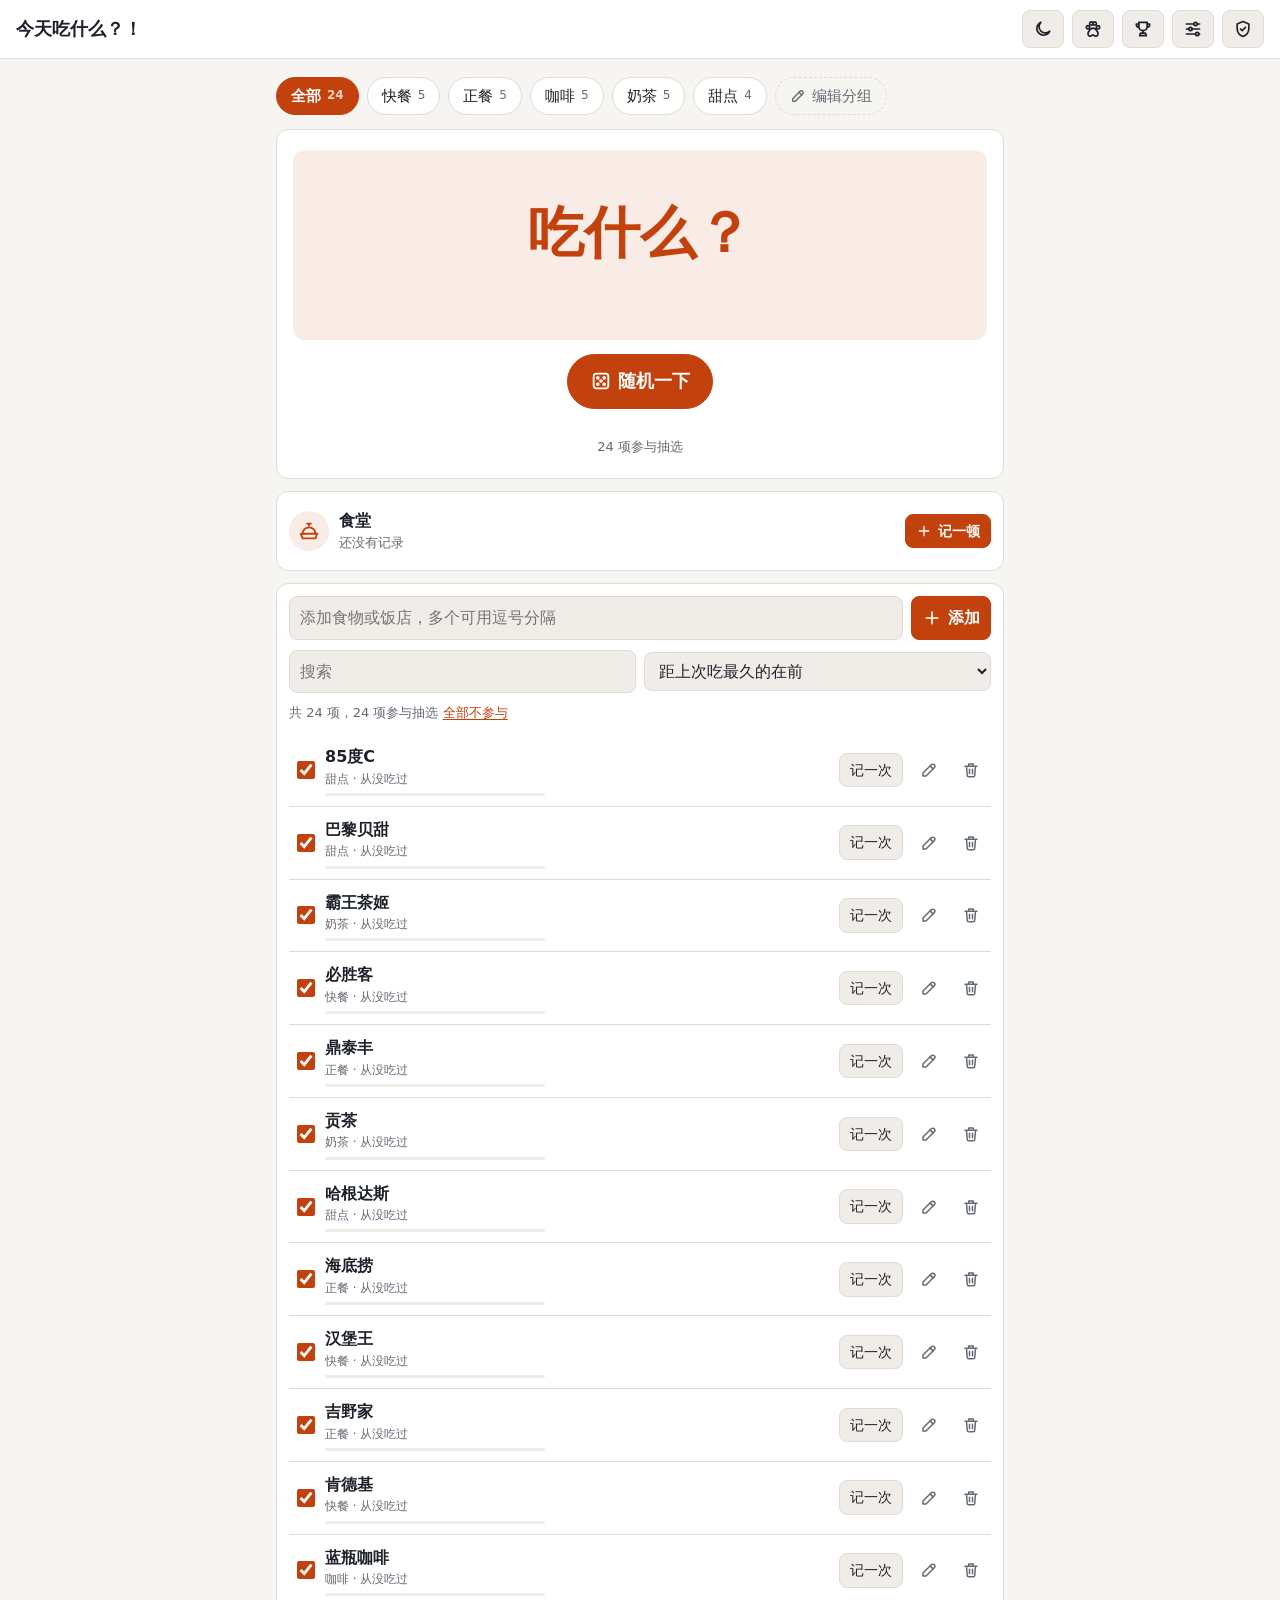
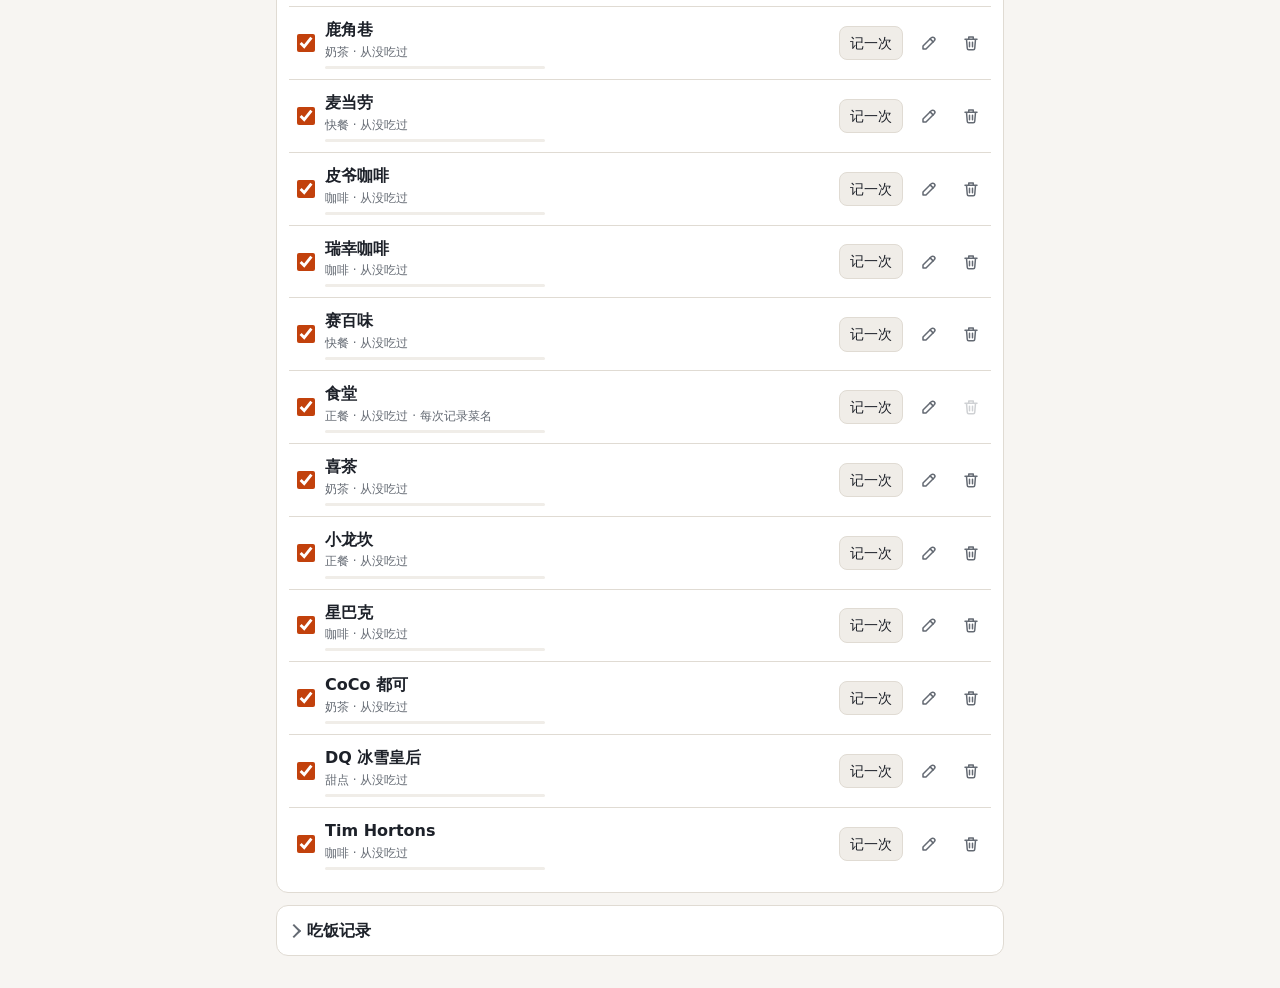
<file: index.html>
<!doctype html>
<html lang="zh-CN" data-theme="dark">
<head>
<meta charset="utf-8">
<script async src="https://www.googletagmanager.com/gtag/js?id=G-J1X3RL70SB"></script>
<script>
  window.dataLayer = window.dataLayer || [];
  function gtag(){dataLayer.push(arguments);}
  gtag('js', new Date());

  gtag('config', 'G-J1X3RL70SB');
</script>
<meta name="viewport" content="width=device-width, initial-scale=1, viewport-fit=cover">
<meta name="theme-color" content="#1b1e23">
<meta name="msvalidate.01" content="900BFBEC9CA24BE1B56B696EF1CE3B2E" />
<meta name="description" content="随机选择吃什么，记录每顿饭和评分，按次数和时间统计。数据只保存在本地浏览器。">
<title>今天吃什么？！</title>
<script>try{var t=JSON.parse(localStorage.getItem('ew.theme'));if(t==='light'||t==='dark')document.documentElement.dataset.theme=t}catch(e){}</script>
<link rel="manifest" href="manifest.webmanifest">
<link rel="icon" href="icons/favicon.svg" type="image/svg+xml">
<link rel="apple-touch-icon" href="icons/icon-180.png">
<meta name="mobile-web-app-capable" content="yes">
<meta name="apple-mobile-web-app-capable" content="yes">
<meta name="apple-mobile-web-app-title" content="今天吃什么">
<meta name="apple-mobile-web-app-status-bar-style" content="default">
<link rel="stylesheet" href="css/base.css">
<link rel="stylesheet" href="css/pages.css">
</head>
<body>
<header class="bar">
  <h1><a href="https://github.com/CyberZHG/EatWhat" target="_blank" rel="noopener" title="在 GitHub 上查看源代码">今天吃什么？！</a></h1>
  <div class="actions">
    <button id="themeBtn" type="button" class="icon-btn"></button>
    <button type="button" class="icon-btn" data-page="pet" data-icon="paw" title="宠物" aria-label="宠物"></button>
    <button type="button" class="icon-btn" data-page="achievements" data-icon="trophy" title="统计与成就" aria-label="统计与成就"></button>
    <button type="button" class="icon-btn" data-page="settings" data-icon="sliders" title="设置" aria-label="设置"></button>
    <button id="aboutBtn" type="button" class="icon-btn" data-icon="shield" title="免责声明" aria-label="免责声明"></button>
  </div>
</header>
<main>
  <nav id="groupBar" class="chips" aria-label="分组"></nav>
  <section class="panel picker">
    <div id="pickBox" class="pick-box">
      <div id="pickHint" class="pick-hint"></div>
      <div id="pickName" class="pick-name">吃什么？</div>
      <div id="pickMeta" class="pick-meta"></div>
    </div>
    <div class="row center">
      <button id="spinBtn" type="button" class="primary big"><span data-icon="dice"></span><span id="spinLabel">随机一下</span></button>
      <button id="acceptBtn" type="button" class="big" hidden><span data-icon="check"></span>就吃它</button>
    </div>
    <div class="row center">
      <button id="pickShareBtn" type="button" class="ghost" hidden><span data-icon="share"></span>晒一下</button>
      <button id="skipBtn" type="button" class="ghost" hidden><span data-icon="ban"></span>今天不想吃这个</button>
      <label id="coolWrap" class="ghost-select" hidden><span data-icon="hourglass"></span><select id="coolSel" aria-label="冷却期"></select></label>
    </div>
    <div id="poolInfo" class="hint center-text"></div>
  </section>

  <section id="ratePanel" class="panel rate-panel" aria-label="评价" hidden></section>

  <section id="canteenPanel" class="panel" aria-label="食堂快记" hidden>
    <div id="canteenList" class="canteen-list"></div>
  </section>

  <section class="panel">
    <form id="addForm" class="row">
      <input id="addInput" placeholder="添加食物或饭店，多个可用逗号分隔" autocomplete="off" maxlength="200">
      <button type="submit" class="primary"><span data-icon="plus"></span>添加</button>
    </form>
    <div class="row">
      <input id="searchInput" type="search" placeholder="搜索" autocomplete="off">
      <select id="sortSel" title="排序方式"></select>
    </div>
    <div id="listInfo" class="hint"></div>
    <ul id="itemList" class="items"></ul>
  </section>

  <details class="panel fold" data-fold="history">
    <summary>吃饭记录<span id="histCount" class="sum-count"></span></summary>
    <div class="body">
      <ol id="histList" class="hist"></ol>
      <div id="histEmpty" class="hint">还没有记录。抽到喜欢的点“就吃它”，或在列表里点“记一次”。</div>
      <button id="histMore" type="button" hidden>显示更多</button>
    </div>
  </details>
</main>

<section id="achvPage" class="page" hidden>
  <header class="bar">
    <div class="actions">
      <button type="button" class="icon-btn" data-close data-icon="back" title="返回" aria-label="返回"></button>
      <h1>统计与成就</h1>
    </div>
    <div class="actions">
      <span id="achvCount" class="count"></span>
      <button id="shareBtn" type="button" class="icon-btn" data-icon="share" title="生成分享卡片" aria-label="生成分享卡片"></button>
    </div>
  </header>
  <div class="page-body">
    <nav id="statScope" class="chips" aria-label="统计范围"></nav>
    <h2 id="statTitle">统计</h2>
    <div id="statGrid" class="stat-grid"></div>
    <h2>吃饭日历</h2>
    <div id="heatmap" class="panel"></div>
    <div id="rankBox"></div>
    <div id="achvList"></div>
  </div>
</section>

<section id="petPage" class="page" hidden>
  <header class="bar">
    <div class="actions">
      <button type="button" class="icon-btn" data-close data-icon="back" title="返回" aria-label="返回"></button>
      <h1>宠物</h1>
    </div>
    <div class="actions">
      <span id="petAchvCount" class="count"></span>
      <span id="petMini" class="pet-mini" hidden>
        <span class="mini-num"><b id="petMiniKcal"></b><small id="petMiniRate"></small></span>
        <button id="petMiniFeed" type="button" class="primary">喂一口</button>
      </span>
    </div>
  </header>
  <div class="page-body pet-body">
    <div id="petNote" class="panel pet-note" hidden>
      <span id="petNoteText" class="grow"></span>
      <button id="petNoteClose" type="button" class="icon-btn small" data-icon="close" title="关闭" aria-label="关闭"></button>
    </div>
    <section class="panel pet-card">
      <div id="petArt" class="pet-art" role="button" aria-label="喂一口"></div>
      <div class="pet-info">
        <div class="row pet-title">
          <button id="petName" type="button" class="link pet-name" title="改名"></button>
          <span id="petLevel" class="pet-level"></span>
        </div>
        <div id="petSpeciesName" class="hint"></div>
        <div class="bar-track"><div id="petExpFill" class="bar-fill"></div></div>
        <div id="petExp" class="hint"></div>
        <div id="petMood" class="hint"></div>
        <div id="petMeals" class="hint"></div>
      </div>
    </section>
    <section class="panel pet-kcal">
      <div class="pet-kcal-num"><span id="petKcal">0</span><span class="unit">卡</span></div>
      <div id="petRate" class="hint"></div>
      <button id="petFeed" type="button" class="primary big">喂一口<span id="petFeedVal" class="feed-val"></span></button>
      <div id="petDebt" class="hint err-text" hidden></div>
      <div id="petNumFmt" class="num-fmt" role="group" aria-label="数字显示方式">
        <button type="button" class="link-chip" data-fmt="cn">万、亿</button>
        <button type="button" class="link-chip" data-fmt="sci">科学计数</button>
      </div>
    </section>
    <section id="petOrder" class="panel pet-order" aria-label="订单"></section>
    <section id="petAuto" class="panel pet-auto" hidden>
      <div class="auto-title">自动化</div>
      <div class="auto-grid">
        <label class="check" data-skill="a1"><input type="checkbox" data-auto="foods">自动买食物</label>
        <label class="check" data-skill="a2"><input type="checkbox" data-auto="ups">自动买升级</label>
        <label class="check" data-skill="a3"><input type="checkbox" data-auto="prestige">自动重开</label>
        <label class="check" data-skill="a4"><input type="checkbox" data-auto="swap">自动换宠物</label>
      </div>
      <div class="grid">
        <label data-skill="a1"><span>保留热量</span><select id="petAutoKeep"></select></label>
        <label data-skill="a3"><span>自动重开条件</span><select id="petAutoRatio"></select></label>
      </div>
      <ul id="petAutoLog" class="auto-log"></ul>
    </section>
    <details class="panel fold" data-fold="petHelp">
      <summary>规则说明</summary>
      <div class="body hint pet-help">
        <p>热量由食物持续产出，喂一口也能获得。热量用来买食物和升级。</p>
        <p>只在打开本页时计时。离开本页后停止，再次打开时结算离开期间的产出，最多按一周计算，不含饭点加成。</p>
        <p>在主页记录一顿饭，且记录时间与吃饭时间相差不超过 2 小时，宠物获得 1 点经验和相当于 10 分钟产出的热量（至少 100 卡）。每天最多 3 次。补记的饭、同一地点同一分钟的重复记录不计入。删除获得过奖励的记录会扣回奖励。</p>
        <p>订单：宠物会从菜单里挑一个想吃的。24 小时内在主页真实地吃一次并记录，获得相当于 1 小时产出的热量。不想吃可以拒绝，1 小时后出现新订单。</p>
        <p>图鉴：菜单里吃过的每一项算一张地点卡，食堂记过的每道菜算一张菜谱卡。吃的次数越多卡的等级越高，加成越大。一个分组至少 3 项且每项都吃过，额外 +10%。图鉴只体现在加成里。</p>
        <p class="row"><button id="petResetBtn" type="button" class="danger">重置宠物</button><span>只清空宠物的进度，不影响吃饭记录。</span></p>
        <p data-layer="prestige">重开：本轮累计热量达到 1,000 亿卡后可以重开。热量、食物和升级清零，换取胃口点数，数量是本轮累计热量除以 1,000 亿后开立方。胃口提高产出，也可以用来买天赋。</p>
        <p data-layer="swap">换宠物：胃口达到要求后可以换一只新宠物，每种宠物有不同的特性。旧宠物进入相册，相册提供永久加成。每换一次，下一次的要求提高到 1.6 倍。</p>
        <p data-layer="move">搬家：相册里的胃口累计达到 2,000 点后可以搬家。相册越大，获得的见识越多，但增长逐渐变慢。每点见识使产出 +25%，也可以用来学技能，包括自动化。每座城市有一条规则，持续到下一次搬家。</p>
        <p>喂一口：每口获得固定热量，再加上当前每秒产出的 10%。顺手加餐每级再加 5%。</p>
        <p>等级、图鉴、主页成就、最近的评分、宠物成就和胃口都会提高产出，详见下方加成。游戏数据只保存在本设备，不参与备份和同步。</p>
      </div>
    </details>
    <details class="panel fold" data-fold="petBonus">
      <summary>加成<span id="petBonusTotal" class="sum-count"></span></summary>
      <div class="body"><ul id="petBonus" class="ranks bonus-list"></ul></div>
    </details>
    <h2>食物</h2>
    <div id="petBuy" class="chips buy-chips">
      <button type="button" class="chip" data-buy="1">买 1</button>
      <button type="button" class="chip" data-buy="10">买 10</button>
      <button type="button" class="chip" data-buy="max">买最多</button>
    </div>
    <div id="petFoods" class="panel food-list"></div>
    <h2>升级</h2>
    <div class="row up-tools">
      <div id="petUpSort" class="chips buy-chips">
        <button type="button" class="chip" data-sort="value">按性价比</button>
        <button type="button" class="chip" data-sort="cost">按价格</button>
      </div>
      <button id="petBuyAll" type="button" class="push-right">买下所有买得起的</button>
    </div>
    <div id="petUps" class="up-grid"></div>
    <div id="petUpsMore" class="hint" hidden></div>
    <div id="petUpsEmpty" class="hint">暂时没有可买的升级。食物数量和累计热量达到一定值后会出现新的升级。</div>
    <div data-layer="prestige">
    <h2>重开</h2>
    <section class="panel prestige">
      <div id="petRunTotal" class="hint"></div>
      <div id="petPrestigeGain"></div>
      <div class="row"><button id="petPrestigeBtn" type="button" class="primary">重开</button></div>
      <div class="hint">重开会清零热量、食物和升级。等级、经验、成就、图鉴、订单记录和已买的天赋保留。</div>
    </section>
    <div id="petPoints" class="hint perk-points"></div>
    <div id="petPerks" class="up-grid"></div>
    </div>
    <div data-layer="swap">
    <h2>换一只宠物</h2>
    <section class="panel swap">
      <div id="petSwapInfo" class="hint"></div>
      <div id="petSpecies" class="species-grid"></div>
      <div class="row">
        <input id="petSwapName" maxlength="12" placeholder="新宠物的名字（可不填）" autocomplete="off" aria-label="新宠物的名字">
        <button id="petSwapBtn" type="button" class="primary">换宠物</button>
      </div>
      <div class="hint">换宠物会清零热量、食物、升级、胃口和天赋。当前宠物进入相册，相册里每 1 点胃口使之后所有宠物的产出 +3%。等级、经验、成就和订单记录保留。</div>
    </section>
    <details id="petAlbumFold" class="panel fold" data-fold="petAlbum" hidden>
      <summary>相册<span id="petAlbumSum" class="sum-count"></span></summary>
      <div class="body"><ul id="petAlbum" class="album"></ul></div>
    </details>
    </div>
    <div data-layer="move">
    <h2>搬家</h2>
    <section class="panel move">
      <div id="petCity"></div>
      <div id="petInsight" class="hint"></div>
      <div id="petSkills" class="skill-tree"></div>
      <div id="petMoveInfo"></div>
      <div id="petCities" class="species-grid"></div>
      <div class="row"><button id="petMoveBtn" type="button" class="primary">搬家</button></div>
      <div class="hint">搬家会清零热量、食物、升级、胃口、天赋和相册，换取见识。当前宠物、等级、经验、成就、订单记录和技能保留。</div>
    </section>
    <details id="petMovesFold" class="panel fold" data-fold="petMoves" hidden>
      <summary>搬家记录<span id="petMovesSum" class="sum-count"></span></summary>
      <div class="body"><ul id="petMoves" class="album"></ul></div>
    </details>
    </div>
    <details class="panel fold" data-fold="petAchv">
      <summary>宠物成就<span id="petAchvSum" class="sum-count"></span></summary>
      <div class="body">
        <div class="hint">每个宠物成就使产出 +1%，隐藏成就也算。</div>
        <div id="petAchv"></div>
      </div>
    </details>
  </div>
</section>

<section id="settingsPage" class="page" hidden>
  <header class="bar">
    <div class="actions">
      <button type="button" class="icon-btn" data-close data-icon="back" title="返回" aria-label="返回"></button>
      <h1>设置</h1>
    </div>
  </header>
  <div class="page-body">
    <details class="panel fold" data-fold="pick" open>
      <summary>抽选规则</summary>
      <div class="body">
        <div class="grid">
          <label><span>抽选方式</span><select id="modeSel"></select></label>
          <label><span>避开最近吃过的</span><select id="avoidSel"></select></label>
        </div>
        <div id="modeHint" class="hint"></div>
        <label class="check"><input id="smartChk" type="checkbox">参考评分和吃饭时段</label>
        <div class="hint">评价越好、越常在当前这个钟点吃的，被抽中的机会会略微提高；踩雷的会略微降低。影响幅度有上限，不会盖过上面的抽选方式。</div>
        <label class="check"><input id="animChk" type="checkbox">抽选时播放滚动动画</label>
        <label><span>动画速度</span><select id="speedSel"></select></label>
      </div>
    </details>
    <details class="panel fold" data-fold="install">
      <summary>安装到设备</summary>
      <div class="body">
        <div class="hint">安装后可以从桌面或主屏幕直接打开，没有网络时也能使用。数据和在浏览器中打开时一样只保存在本机。</div>
        <div class="row"><button id="installBtn" type="button" class="primary" hidden>安装</button></div>
        <div id="installMsg" class="msg"></div>
        <div class="hint">iPhone 和 iPad：在 Safari 中点分享按钮，选择“添加到主屏幕”。其他浏览器如果没有出现安装按钮，可以在浏览器菜单中找“安装应用”或“添加到主屏幕”。</div>
      </div>
    </details>
    <details class="panel fold" data-fold="sync">
      <summary>跨设备同步</summary>
      <div class="body">
        <div class="hint">在这台设备上生成二维码或同步码，在另一台设备上扫码或粘贴导入，可以选择合并或覆盖。数据只在两台设备之间传递，不经过任何服务器。</div>
        <div class="row"><button id="syncOutBtn" type="button" class="primary">生成二维码和同步码</button></div>
        <div class="row">
          <input id="syncInput" placeholder="粘贴同步码或同步链接" autocomplete="off" spellcheck="false" aria-label="同步码">
          <button id="syncInBtn" type="button">导入</button>
        </div>
        <div id="syncMsg" class="msg"></div>
        <div class="hint">iPhone 上添加到主屏幕的网页和 Safari 中的网页数据是分开的。扫码会在 Safari 中打开，如果你平时用主屏幕上的图标，请改用复制同步码、在主屏幕网页里粘贴导入。</div>
      </div>
    </details>
    <details class="panel fold" data-fold="backup">
      <summary>数据备份</summary>
      <div class="body">
        <div class="hint">所有数据只保存在当前浏览器中。备份包含菜单、吃饭记录、统计、成就和设置，可在其他设备或浏览器中导入。</div>
        <div class="row">
          <button id="exportBtn" type="button" class="primary">导出备份</button>
          <label class="btn">导入备份<input id="importInput" type="file" accept=".json,application/json" hidden></label>
        </div>
        <div id="backupMsg" class="msg"></div>
      </div>
    </details>
    <details class="panel fold" data-fold="reset">
      <summary>恢复与重置</summary>
      <div class="body">
        <div class="hint">把内置的店名重新加入菜单，已存在的不会重复添加。</div>
        <div class="row"><button id="restoreBtn" type="button">恢复内置店名</button></div>
        <div class="hint">清空吃饭记录、统计、成就和宠物，菜单恢复为内置店名。无法撤销，建议先导出备份（备份不含宠物）。</div>
        <div class="row"><button id="resetBtn" type="button" class="danger">清空全部数据</button></div>
        <div id="resetMsg" class="msg"></div>
      </div>
    </details>
  </div>
</section>

<dialog id="editDlg" class="dialog">
  <form id="editForm" method="dialog">
    <h2>编辑</h2>
    <label><span>名称</span><input id="editName" maxlength="40" autocomplete="off" required></label>
    <label><span>分组</span><select id="editGroup"></select></label>
    <label class="check"><input id="editOn" type="checkbox">参与随机抽选</label>
    <label class="check"><input id="editCanteen" type="checkbox">这是食堂，每次记录时填写吃了什么菜</label>
    <div id="editStars"></div>
    <div id="editStats" class="hint"></div>
    <label><span>冷却期</span><select id="editCool"></select></label>
    <div class="field"><span>补记一次</span>
      <div class="row">
        <input id="editDate" type="datetime-local" aria-label="补记时间">
        <button id="editLog" type="button">补记</button>
      </div>
    </div>
    <ol id="editHist" class="hist small"></ol>
    <div class="row end">
      <button id="editDel" type="button" class="danger push-left">删除</button>
      <button id="editCancel" type="button">取消</button>
      <button type="submit" class="primary">保存</button>
    </div>
    <div id="editMsg" class="msg err"></div>
  </form>
</dialog>

<dialog id="entryDlg" class="dialog">
  <div class="entry-body">
    <h2 id="entryTitle"></h2>
    <div id="entryWhen" class="hint"></div>
    <div class="field"><span>这一顿怎么样</span><div id="entryRate"></div></div>
    <ul id="entryDishes" class="hist small"></ul>
    <div class="row end">
      <button id="entryDel" type="button" class="danger push-left">删除记录</button>
      <button id="entryDishBtn" type="button">填写吃了什么</button>
      <button id="entryClose" type="button" class="primary">完成</button>
    </div>
  </div>
</dialog>

<dialog id="dishDlg" class="dialog">
  <form id="dishForm">
    <h2 id="dishTitle">吃了什么</h2>
    <div id="dishWhen" class="hint"></div>
    <div class="field"><span>这一顿总体</span><div id="dishRate"></div></div>
    <ul id="dishChips" class="dish-rows" hidden></ul>
    <div class="row">
      <input id="dishInput" placeholder="输入菜名，回车添加" autocomplete="off" maxlength="200" role="combobox" aria-autocomplete="list" aria-controls="dishSuggest" aria-expanded="false" aria-label="菜名">
      <button id="dishAdd" type="button">添加</button>
    </div>
    <ul id="dishSuggest" class="suggest" role="listbox" hidden></ul>
    <div id="dishNear" class="near" hidden></div>
    <div id="dishFavWrap" class="field" hidden><span>常吃的菜，点一下添加</span><div id="dishFav" class="fav-chips"></div></div>
    <div class="row end">
      <button id="dishSkip" type="button">先不填</button>
      <button id="dishSave" type="submit" class="primary">保存</button>
    </div>
  </form>
</dialog>

<dialog id="groupDlg" class="dialog">
  <h2>编辑分组</h2>
  <div class="hint">删除分组不会删除里面的内容，它们会变成未分组。</div>
  <ul id="groupList" class="group-list"></ul>
  <form id="groupForm" class="row">
    <input id="groupInput" placeholder="新分组名称，如：奶茶" maxlength="20" autocomplete="off">
    <button type="submit" class="primary"><span data-icon="plus"></span>新建</button>
  </form>
  <div id="groupMsg" class="msg err"></div>
  <div class="row end"><button id="groupClose" type="button">完成</button></div>
</dialog>

<dialog id="syncOutDlg" class="dialog">
  <h2>同步到另一台设备</h2>
  <canvas id="syncQr" class="qr" aria-label="同步二维码"></canvas>
  <div id="syncOutInfo" class="hint"></div>
  <div class="row end">
    <button id="syncCopyLink" type="button">复制链接</button>
    <button id="syncCopyCode" type="button">复制同步码</button>
    <button id="syncOutClose" type="button" class="primary">完成</button>
  </div>
</dialog>

<dialog id="syncInDlg" class="dialog">
  <h2>导入另一台设备的数据</h2>
  <p id="syncInfo"></p>
  <ul class="sync-choices">
    <li><b>合并</b>：保留这台设备的数据，补上对方有而这里没有的菜单、分组和吃饭记录，同一时间的同一顿不会重复。</li>
    <li><b>覆盖</b>：删掉这台设备的数据，完全换成对方的。</li>
  </ul>
  <div class="row end">
    <button id="syncCancel" type="button" class="push-left">取消</button>
    <button id="syncReplace" type="button" class="danger">覆盖</button>
    <button id="syncMerge" type="button" class="primary">合并</button>
  </div>
</dialog>

<dialog id="petDlg" class="dialog">
  <form id="petDlgForm" class="pet-dlg">
    <h2 id="petDlgTitle"></h2>
    <p id="petDlgText" class="hint"></p>
    <input id="petDlgInput" maxlength="12" autocomplete="off" aria-label="名字" hidden>
    <div class="row end">
      <button id="petDlgCancel" type="button">取消</button>
      <button id="petDlgOk" type="submit" class="primary"></button>
    </div>
  </form>
</dialog>

<dialog id="shareDlg" class="dialog">
  <img id="shareImg" alt="分享卡片">
  <div class="row end">
    <button id="shareSend" type="button" class="primary">分享</button>
    <button id="shareSave" type="button">保存图片</button>
    <button id="shareClose" type="button">关闭</button>
  </div>
</dialog>

<dialog id="aboutDlg" class="dialog about">
  <h2>免责声明与隐私说明</h2>
  <ul>
    <li>本网页是托管在 GitHub Pages 上的纯静态页面，没有后端服务器，也不收集任何统计或分析数据。</li>
    <li>菜单、吃饭记录、统计、成就和设置都只保存在当前浏览器本地（localStorage），不会上传到任何服务器。</li>
    <li>内置店名仅作为示例，与相关品牌没有任何关联，也不构成推荐。各门店是否在你附近营业请以实际为准。</li>
    <li>清除浏览器的网站数据会删除以上所有内容，请通过“设置 → 数据备份”定期导出。</li>
    <li>本工具按原样提供，随机结果仅供娱乐，吃什么最终还是你说了算。</li>
  </ul>
  <p>源代码：<a href="https://github.com/CyberZHG/EatWhat" target="_blank" rel="noopener">github.com/CyberZHG/EatWhat</a></p>
  <div class="row end"><button id="aboutClose" type="button" class="primary" autofocus>知道了</button></div>
</dialog>

<div id="heatTip" class="heat-tip" hidden></div>

<div id="toasts" class="toasts"></div>

<script src="js/core.js"></script>
<script src="js/icons.js"></script>
<script src="js/data.js"></script>
<script src="js/achievements.js"></script>
<script src="js/picker.js"></script>
<script src="js/groups.js"></script>
<script src="js/list.js"></script>
<script src="js/editor.js"></script>
<script src="js/history.js"></script>
<script src="js/ratings.js"></script>
<script src="js/dishes.js"></script>
<script src="js/achv-page.js"></script>
<script src="js/qr.js"></script>
<script src="js/sync.js"></script>
<script src="js/share.js"></script>
<script src="js/pet-data.js"></script>
<script src="js/pet.js"></script>
<script src="js/pet-ui.js"></script>
<script src="js/settings.js"></script>
<script src="js/main.js"></script>
</body>
</html>
</file>
<file: css/base.css>
:root {
  color-scheme: dark;
  --bg: #121417;
  --surface: #1b1e23;
  --surface2: #242830;
  --border: #2f343d;
  --text: #e4e6eb;
  --muted: #9aa1ac;
  --accent: #ff9248;
  --accent-soft: rgba(255, 146, 72, .16);
  --on-accent: #1b1e23;
  --danger: #ff6b6b;
  --star: #ffc94d;
  --good: #4ec98a;
  --ok: #9aa1ac;
  --bad: #ff6b6b;
}

:root[data-theme="light"] {
  color-scheme: light;
  --bg: #f7f5f2;
  --surface: #ffffff;
  --surface2: #f0ede8;
  --border: #e0dbd3;
  --text: #1d2129;
  --muted: #646a73;
  --accent: #c2410c;
  --accent-soft: rgba(194, 65, 12, .1);
  --on-accent: #ffffff;
  --danger: #c92a2a;
  --star: #e0a100;
  --good: #1f8a52;
  --ok: #646a73;
  --bad: #c92a2a;
}

* { box-sizing: border-box; }

html, body { margin: 0; }

html { touch-action: manipulation; }

button, .btn, .chip, [role="button"], .pet-art { touch-action: manipulation; }

#petFeed, #petMiniFeed, .pet-art, #spinBtn { -webkit-user-select: none; user-select: none; -webkit-touch-callout: none; }

body {
  background: var(--bg);
  color: var(--text);
  font: 16px/1.6 system-ui, -apple-system, "PingFang SC", "Microsoft YaHei", sans-serif;
  min-height: 100vh;
  display: flex;
  flex-direction: column;
  -webkit-tap-highlight-color: transparent;
}

[hidden] { display: none !important; }

.bar {
  position: sticky;
  top: 0;
  z-index: 10;
  display: flex;
  align-items: center;
  justify-content: space-between;
  gap: 8px;
  padding: 10px 16px;
  padding-top: max(10px, env(safe-area-inset-top));
  background: var(--surface);
  border-bottom: 1px solid var(--border);
}

h1 { font-size: 18px; margin: 0; white-space: nowrap; }

h1 a { color: inherit; text-decoration: none; }

h1 a:hover { color: var(--accent); }

main {
  flex: 1;
  width: 100%;
  max-width: 760px;
  margin: 0 auto;
  padding: 16px 16px calc(32px + env(safe-area-inset-bottom));
  display: flex;
  flex-direction: column;
  gap: 12px;
}

.panel {
  background: var(--surface);
  border: 1px solid var(--border);
  border-radius: 12px;
  padding: 12px;
  display: flex;
  flex-direction: column;
  gap: 10px;
}

.grid {
  display: grid;
  grid-template-columns: repeat(auto-fit, minmax(200px, 1fr));
  gap: 10px;
}

label, .field {
  display: flex;
  flex-direction: column;
  gap: 4px;
  font-size: 13px;
  color: var(--muted);
}

select, input, textarea, button, .btn {
  font: inherit;
  font-size: 16px;
  color: var(--text);
  background: var(--surface2);
  border: 1px solid var(--border);
  border-radius: 8px;
  padding: 8px 10px;
  min-width: 0;
}

select:focus, input:focus, textarea:focus, button:focus-visible {
  outline: 2px solid var(--accent);
  outline-offset: -1px;
}

button, .btn { cursor: pointer; white-space: nowrap; }

button:hover, .btn:hover { border-color: var(--accent); }

button:disabled { opacity: .55; cursor: default; }

button:disabled:hover { border-color: var(--border); }

button, .btn { display: inline-flex; flex-direction: row; align-items: center; justify-content: center; gap: 6px; }

button svg { display: block; flex: none; }

button > span[data-icon] { display: inline-flex; }

.primary { background: var(--accent); border-color: var(--accent); color: var(--on-accent); font-weight: 600; }

.primary:hover { filter: brightness(1.08); }

.danger { color: var(--danger); }

.danger:hover { border-color: var(--danger); }

.ghost { background: none; border-color: transparent; color: var(--muted); font-size: 14px; padding: 6px 10px; }

.ghost:hover { color: var(--accent); border-color: transparent; }

.link {
  display: inline;
  padding: 0;
  border: 0;
  background: none;
  font-size: inherit;
  color: var(--accent);
  text-decoration: underline;
  text-underline-offset: 2px;
}

.row { display: flex; gap: 8px; flex-wrap: wrap; align-items: center; }

.row > select, .row > input { flex: 1 1 160px; }

.row.center { justify-content: center; }

.row.end { justify-content: flex-end; }

.push-left { margin-right: auto; }

.center-text { text-align: center; }

.grow { flex: 1; min-width: 0; }

.msg { font-size: 13px; color: var(--muted); min-height: 1.2em; }

.msg.err { color: var(--danger); }

.msg:empty { min-height: 0; }

.hint { font-size: 13px; color: var(--muted); }

.check { flex-direction: row; align-items: center; gap: 8px; font-size: 15px; color: var(--text); cursor: pointer; }

.check input, .item input[type="checkbox"] { width: 18px; height: 18px; margin: 0; padding: 0; accent-color: var(--accent); flex: none; cursor: pointer; }

.actions { display: flex; align-items: center; gap: 8px; min-width: 0; }

.icon-btn { padding: 8px 10px; }

.icon-btn.small { padding: 6px; background: none; border-color: transparent; color: var(--muted); }

.icon-btn.small:hover { color: var(--accent); border-color: var(--border); }

.icon-btn.small svg { width: 18px; height: 18px; }

.picker { padding: 20px 16px; gap: 14px; }

.pick-box {
  display: flex;
  flex-direction: column;
  align-items: center;
  justify-content: center;
  gap: 6px;
  min-height: 190px;
  padding: 20px 12px;
  border-radius: 12px;
  background: var(--accent-soft);
  text-align: center;
  overflow: hidden;
}

.pick-hint { font-size: 14px; color: var(--muted); }

.pick-name {
  font-size: clamp(34px, 9vw, 56px);
  line-height: 1.2;
  font-weight: 800;
  color: var(--accent);
  overflow-wrap: anywhere;
}

.pick-meta { font-size: 14px; color: var(--muted); min-height: 1.4em; }

.pick-box.rolling .pick-name { opacity: .75; filter: blur(.4px); }

.pick-box.landed .pick-name { animation: pop .45s cubic-bezier(.2, 1.6, .4, 1); }

@keyframes pop {
  0% { transform: scale(.6); opacity: .3; }
  100% { transform: scale(1); opacity: 1; }
}

.shake { animation: shake .4s; color: var(--danger); }

@keyframes shake {
  20%, 60% { transform: translateX(-6px); }
  40%, 80% { transform: translateX(6px); }
}

.big { font-size: 18px; padding: 12px 22px; border-radius: 999px; min-width: 140px; }

.big svg { width: 22px; height: 22px; }

.items, .hist {
  margin: 0;
  padding: 0;
  list-style: none;
}

.item {
  display: flex;
  align-items: center;
  gap: 10px;
  padding: 10px 4px 10px 8px;
  border-top: 1px solid var(--border);
  cursor: pointer;
}

.item:first-child { border-top: 0; }

.item:hover { background: var(--surface2); border-radius: 8px; }

.item .name { font-weight: 600; overflow-wrap: anywhere; }

.item .meta { font-size: 12px; color: var(--muted); }

.item.off .name, .item.off .meta { opacity: .5; }

.mini-track { height: 3px; margin-top: 4px; border-radius: 2px; background: var(--surface2); overflow: hidden; max-width: 220px; }

.mini-fill { height: 100%; background: var(--accent); border-radius: 2px; }

.log-btn { font-size: 14px; padding: 5px 10px; flex: none; }

.hist li {
  display: flex;
  align-items: center;
  gap: 8px;
  padding: 4px 4px 4px 10px;
  border-top: 1px solid var(--border);
}

.hist li.day {
  padding: 12px 0 4px;
  font-size: 13px;
  font-weight: 600;
  color: var(--muted);
  border-top: 0;
}

.hist li.day:first-child { padding-top: 0; }

.hist li.day + li { border-top: 0; }

.hist .meta { font-size: 13px; color: var(--muted); flex: none; }

.hist .gone { color: var(--muted); text-decoration: line-through; }

.hist.small { max-height: 220px; overflow-y: auto; }

.hist.small li:first-child { border-top: 0; }

.fold { display: block; padding: 0; }

.fold > summary {
  padding: 12px;
  cursor: pointer;
  font-weight: 600;
  list-style: none;
  display: flex;
  align-items: center;
  gap: 8px;
}

.fold > summary::-webkit-details-marker { display: none; }

.fold > summary::before {
  content: "";
  width: 8px;
  height: 8px;
  border-right: 2px solid var(--muted);
  border-bottom: 2px solid var(--muted);
  transform: rotate(-45deg);
  transition: transform .15s;
}

.fold[open] > summary::before { transform: rotate(45deg); }

.fold > .body { padding: 0 12px 12px; display: flex; flex-direction: column; gap: 10px; }

.sum-count { font-weight: 400; color: var(--muted); }

@media (max-width: 480px) {
  .bar { padding-left: 12px; padding-right: 12px; }
  .bar .actions { gap: 4px; }
  .icon-btn { padding: 8px; }
  main { padding-left: 12px; padding-right: 12px; }
  .item { gap: 8px; padding-left: 4px; }
  .item .icon-btn.small { padding: 4px; }
  .big { min-width: 0; flex: 1; padding: 12px 16px; }
}

@media (prefers-reduced-motion: reduce) {
  *, *::before, *::after { animation: none !important; transition: none !important; }
}

.pick-hint:empty { display: none; }

.chips {
  position: relative;
  display: flex;
  gap: 8px;
  overflow-x: auto;
  scrollbar-width: none;
  margin: 0 -16px;
  padding: 2px 16px;
}

.chips::-webkit-scrollbar { display: none; }

.chip {
  flex: none;
  gap: 6px;
  padding: 6px 14px;
  font-size: 15px;
  border-radius: 999px;
  background: var(--surface);
}

.chip .chip-n { font-size: 12px; color: var(--muted); }

.chip.on { background: var(--accent); border-color: var(--accent); color: var(--on-accent); font-weight: 600; }

.chip.on .chip-n { color: inherit; opacity: .75; }

.ghost-chip { background: none; border-style: dashed; color: var(--muted); }

.ghost-chip svg { width: 16px; height: 16px; }

.group-list {
  margin: 12px 0;
  padding: 0;
  list-style: none;
  max-height: 50dvh;
  overflow-y: auto;
}

.group-list li {
  display: flex;
  align-items: center;
  gap: 4px;
  padding: 6px 0;
  border-top: 1px solid var(--border);
}

.group-list li:first-child { border-top: 0; }

.group-list input { flex: 1; min-width: 0; padding: 6px 10px; }

.group-list .meta { flex: none; width: 3.5em; text-align: right; margin-right: 4px; font-size: 13px; color: var(--muted); }

.icon-btn.small:disabled { opacity: .3; }

@media (max-width: 480px) {
  .chips { margin: 0 -12px; padding: 2px 12px; }
}

.canteen-list { display: flex; flex-direction: column; }

.canteen-row { display: flex; align-items: center; gap: 10px; padding: 4px 0; }

.canteen-row + .canteen-row { border-top: 1px solid var(--border); padding-top: 10px; margin-top: 6px; }

.canteen-row .badge { width: 40px; height: 40px; }

.canteen-row .name { font-weight: 600; }

.canteen-row .dishes { font-size: 13px; color: var(--muted); display: -webkit-box; -webkit-line-clamp: 2; -webkit-box-orient: vertical; overflow: hidden; overflow-wrap: anywhere; }

.canteen-row .primary svg { width: 16px; height: 16px; }

@media (max-width: 480px) {
  .canteen-row .badge { display: none; }
}

.stars { display: inline-flex; align-items: center; gap: 6px; vertical-align: middle; font-size: 13px; color: var(--muted); }

.stars-box { position: relative; display: inline-block; line-height: 0; }

.stars-bg, .stars-fg { display: inline-flex; gap: 2px; white-space: nowrap; }

.stars-fg { position: absolute; inset: 0 auto 0 0; overflow: hidden; }

.stars svg { width: 16px; height: 16px; flex: none; }

.stars.small svg { width: 12px; height: 12px; }

.stars-bg svg { fill: var(--surface2); stroke: var(--border); stroke-width: 1.5; }

.stars-fg svg { fill: var(--star); stroke: var(--star); stroke-width: 1.5; }

.rate-set { display: inline-flex; gap: 6px; flex-wrap: wrap; }

.rate { padding: 6px 14px; border-radius: 999px; font-size: 15px; }

.rate-set.small .rate { padding: 2px 10px; font-size: 13px; }

.rate.good.on { background: var(--good); border-color: var(--good); color: #fff; }

.rate.ok.on { background: var(--ok); border-color: var(--ok); color: #fff; }

.rate.bad.on { background: var(--bad); border-color: var(--bad); color: #fff; }

.rate.good:hover { border-color: var(--good); }

.rate.bad:hover { border-color: var(--bad); }

.rate-tag { flex: none; font-size: 12px; padding: 1px 8px; border-radius: 999px; border: 1px solid currentColor; }

.rate-tag.good { color: var(--good); }

.rate-tag.ok { color: var(--ok); }

.rate-tag.bad { color: var(--bad); }

.rate-panel { gap: 8px; border-color: var(--accent); }

.rate-panel .rate-q b { color: var(--accent); margin: 0 2px; }

.rate-panel > .link { align-self: flex-start; font-size: 14px; }

.clickable { cursor: pointer; }

.hist li.clickable:hover { background: var(--surface2); border-radius: 6px; }

.ghost-select {
  flex-direction: row;
  align-items: center;
  gap: 4px;
  color: var(--muted);
  font-size: 14px;
  padding-left: 10px;
}

.ghost-select svg { width: 20px; height: 20px; }

.ghost-select select { background: none; border-color: transparent; color: var(--muted); font-size: 14px; padding: 6px 4px; cursor: pointer; }

.ghost-select:hover, .ghost-select:hover select { color: var(--accent); }

.pick-meta .stars { margin-top: 4px; }
</file>
<file: css/pages.css>
.page {
  position: fixed;
  inset: 0;
  z-index: 50;
  overflow-y: auto;
  background: var(--bg);
}

.page .count { font-size: 14px; color: var(--muted); white-space: nowrap; }

.page-body {
  max-width: 880px;
  margin: 0 auto;
  padding: 16px 16px calc(32px + env(safe-area-inset-bottom));
}

.page h2 { font-size: 16px; margin: 24px 0 10px; color: var(--muted); font-weight: 600; }

.page h2:first-child { margin-top: 4px; }

.page .fold { margin-bottom: 10px; }

.stat-grid {
  display: grid;
  grid-template-columns: repeat(auto-fill, minmax(140px, 1fr));
  gap: 10px;
}

.stat {
  padding: 12px;
  background: var(--surface);
  border: 1px solid var(--border);
  border-radius: 10px;
  min-width: 0;
}

.stat .label { font-size: 13px; color: var(--muted); }

.stat .value { font-size: 20px; font-weight: 600; margin-top: 2px; overflow: hidden; text-overflow: ellipsis; white-space: nowrap; }

.ranks {
  margin: 0;
  padding: 4px 12px;
  list-style: none;
  background: var(--surface);
  border: 1px solid var(--border);
  border-radius: 10px;
}

.ranks li { padding: 8px 0; border-top: 1px solid var(--border); }

.ranks li:first-child { border-top: 0; }

.rank-head { display: flex; align-items: baseline; gap: 10px; }

.rank-no { flex: none; min-width: 1.2em; font-weight: 700; color: var(--accent); text-align: center; }

.rank-no:empty { display: none; }

.ranks .name { overflow: hidden; text-overflow: ellipsis; white-space: nowrap; }

.ranks .meta { flex: none; font-size: 13px; color: var(--muted); }

.ranks .bar-track { margin-top: 6px; }

.dist { display: grid; grid-template-columns: repeat(auto-fit, minmax(260px, 1fr)); gap: 0 12px; }

.achv-grid {
  display: grid;
  grid-template-columns: repeat(auto-fill, minmax(260px, 1fr));
  gap: 10px;
}

.achv {
  display: flex;
  gap: 12px;
  padding: 12px;
  background: var(--surface);
  border: 1px solid var(--border);
  border-radius: 10px;
}

.achv.done { border-color: var(--accent); }

.achv:not(.done) .badge { color: var(--muted); background: var(--surface2); }

.achv:not(.done) .name { color: var(--muted); }

.badge {
  flex: none;
  display: flex;
  align-items: center;
  justify-content: center;
  width: 44px;
  height: 44px;
  border-radius: 50%;
  color: var(--accent);
  background: var(--accent-soft);
}

.badge svg { width: 22px; height: 22px; }

.achv .info { flex: 1; min-width: 0; }

.achv .name, .toast .name { font-weight: 600; }

.achv .desc, .toast .desc { font-size: 13px; color: var(--muted); }

.bar-track {
  height: 6px;
  margin-top: 8px;
  border-radius: 3px;
  background: var(--surface2);
  overflow: hidden;
}

.bar-fill { height: 100%; background: var(--accent); border-radius: 3px; }

.achv .meta { margin-top: 4px; font-size: 12px; color: var(--muted); }

.toasts {
  position: fixed;
  right: 16px;
  bottom: calc(16px + env(safe-area-inset-bottom));
  z-index: 200;
  display: flex;
  flex-direction: column;
  align-items: flex-end;
  gap: 8px;
  pointer-events: none;
}

.toast {
  display: flex;
  align-items: center;
  gap: 12px;
  width: 300px;
  max-width: calc(100vw - 32px);
  padding: 12px 14px;
  background: var(--surface);
  border: 1px solid var(--accent);
  border-radius: 12px;
  box-shadow: 0 8px 24px rgba(0, 0, 0, .3);
  cursor: pointer;
  pointer-events: auto;
  opacity: 0;
  transform: translateY(12px);
  transition: opacity .25s, transform .25s;
}

.toast.note { border-color: var(--border); font-size: 15px; }

.toast.show { opacity: 1; transform: none; }

.toast .title { font-size: 12px; color: var(--accent); }

body.page-open { overflow: hidden; }

.heat-scroll { overflow-x: auto; padding-bottom: 4px; }

.heat-grid {
  display: grid;
  grid-template-rows: repeat(7, 11px);
  grid-auto-flow: column;
  grid-auto-columns: 11px;
  gap: 3px;
  width: max-content;
}

.heat-cell { width: 11px; height: 11px; border-radius: 2px; background: var(--surface2); }

.heat-cell.future { background: transparent; }

.heat-cell.l1 { background: color-mix(in srgb, var(--accent) 30%, var(--surface2)); }

.heat-cell.l2 { background: color-mix(in srgb, var(--accent) 55%, var(--surface2)); }

.heat-cell.l3 { background: color-mix(in srgb, var(--accent) 78%, var(--surface2)); }

.heat-cell.l4 { background: var(--accent); }

.heat-grid .heat-cell[data-tip] { cursor: pointer; }

.heat-grid .heat-cell[data-tip]:hover { outline: 1px solid var(--text); }

.heat-tip {
  position: fixed;
  z-index: 150;
  padding: 4px 8px;
  border-radius: 6px;
  font-size: 13px;
  white-space: nowrap;
  color: var(--text);
  background: var(--surface2);
  border: 1px solid var(--border);
  box-shadow: 0 4px 12px rgba(0, 0, 0, .25);
  pointer-events: none;
}

.heat-legend {
  display: flex;
  flex-wrap: wrap;
  align-items: center;
  gap: 4px;
  margin-top: 8px;
  font-size: 12px;
  color: var(--muted);
}

.heat-legend > span:first-child { margin-right: 8px; }

.dialog {
  width: min(480px, calc(100vw - 32px));
  max-height: calc(100dvh - 32px);
  padding: 16px;
  color: var(--text);
  background: var(--surface);
  border: 1px solid var(--border);
  border-radius: 14px;
}

.dialog::backdrop { background: rgba(0, 0, 0, .6); }

.dialog h2 { margin: 0 0 4px; font-size: 18px; }

#editForm, #dishForm { display: flex; flex-direction: column; gap: 12px; }

.dialog img {
  display: block;
  width: 100%;
  height: auto;
  max-height: calc(100dvh - 140px);
  object-fit: contain;
  margin-bottom: 12px;
  border-radius: 8px;
  border: 1px solid var(--border);
}

.about { width: min(560px, calc(100vw - 32px)); line-height: 1.7; }

.about h2 { margin: 0 0 8px; }

.about ul { margin: 0 0 12px; padding-left: 20px; }

.about li { margin-bottom: 6px; }

.about p { margin: 0 0 12px; color: var(--muted); }

.about a { color: var(--accent); }

.page .chips { margin-bottom: 4px; }

.empty-note { margin-top: 20px; text-align: center; padding: 24px 12px; }

.achv-note { margin: -4px 0 10px; }

#groupDlg > .row.end { margin-top: 12px; }

.dishes { font-size: 13px; color: var(--muted); overflow-wrap: anywhere; }

.dish-chips, .fav-chips { display: flex; flex-wrap: wrap; gap: 6px; margin: 0; padding: 0; list-style: none; }

.dish-chip {
  display: inline-flex;
  align-items: center;
  gap: 2px;
  padding: 4px 4px 4px 12px;
  border-radius: 999px;
  background: var(--accent-soft);
  color: var(--accent);
  font-weight: 600;
}

.chip-x { padding: 2px; border: 0; background: none; color: inherit; border-radius: 50%; }

.chip-x svg { width: 16px; height: 16px; }

.fav-chips .chip { font-size: 14px; padding: 4px 12px; background: var(--surface2); }

.suggest {
  margin: -6px 0 0;
  padding: 4px;
  list-style: none;
  background: var(--surface2);
  border: 1px solid var(--border);
  border-radius: 8px;
}

.suggest li { display: flex; align-items: baseline; gap: 8px; padding: 8px 10px; border-radius: 6px; cursor: pointer; }

.suggest li:hover, .suggest li.on { background: var(--accent-soft); color: var(--accent); }

.suggest .meta { flex: none; font-size: 12px; color: var(--muted); }

.near {
  padding: 8px 12px;
  border-radius: 8px;
  border: 1px dashed var(--accent);
  font-size: 14px;
  line-height: 1.6;
}

.dish-rows { display: flex; flex-direction: column; margin: 0; padding: 0; list-style: none; }

.dish-row { display: flex; align-items: center; gap: 8px; padding: 6px 0; border-top: 1px solid var(--border); flex-wrap: wrap; }

.dish-row:first-child { border-top: 0; }

.dish-row .name { font-weight: 600; min-width: 6em; }

.entry-body { display: flex; flex-direction: column; gap: 12px; }

.hour-chart { gap: 6px; }

.hour-cols { display: grid; grid-template-columns: repeat(24, 1fr); gap: 2px; align-items: end; height: 96px; }

.hour-col { height: 100%; display: flex; align-items: flex-end; }

.hour-bar { width: 100%; min-height: 2px; background: var(--accent); border-radius: 3px 3px 0 0; opacity: .85; }

.hour-axis { position: relative; height: 16px; font-size: 11px; color: var(--muted); }

.hour-axis span { position: absolute; transform: translateX(-50%); white-space: nowrap; }

.ranks .rank-head .stars { flex: none; }

#syncOutDlg { width: min(640px, calc(100vw - 32px)); }

.qr { display: block; width: min(100%, 560px, calc(100dvh - 260px)); height: auto; margin: 8px auto 12px; border-radius: 8px; image-rendering: pixelated; }

.sync-choices { margin: 0 0 12px; padding-left: 20px; line-height: 1.7; font-size: 14px; }

#syncInfo { margin: 4px 0 8px; }

#syncOutDlg h2, #syncInDlg h2 { margin-bottom: 4px; }

.pet-body > .panel { margin-bottom: 12px; }

.pet-note { flex-direction: row; align-items: center; gap: 8px; border-color: var(--accent); font-size: 14px; }

.pet-card { flex-direction: row; align-items: center; gap: 16px; }

.pet-art { width: 132px; height: 132px; flex: none; cursor: pointer; user-select: none; -webkit-user-select: none; }

.pet-art.chomp .pet-svg { animation: chomp .18s ease-out; }

@keyframes chomp {
  40% { transform: scale(1.08, .92); }
  100% { transform: none; }
}

.pet-svg { width: 100%; height: 100%; display: block; transform-origin: 50% 90%; }

.pet-skin { fill: var(--pet-color, var(--accent)); }

.pet-foot { fill: var(--pet-color, var(--accent)); filter: brightness(.85); }

.pet-shadow { fill: var(--border); opacity: .6; }

.pet-cheek { fill: #fff; opacity: .28; }

.pet-eye { fill: var(--on-accent); }

.pet-line { fill: none; stroke: var(--on-accent); stroke-width: 5; stroke-linecap: round; }

.pet-line.thin { stroke-width: 2; stroke: var(--border); }

.pet-hat { fill: #fff; stroke: var(--border); stroke-width: 2; }

.pet-bib { fill: #fff; opacity: .85; }

.pet-info { flex: 1; min-width: 0; display: flex; flex-direction: column; gap: 4px; }

.pet-title { gap: 10px; align-items: baseline; }

.pet-name { font-size: 22px; font-weight: 700; color: var(--text); text-decoration: none; }

.pet-name:hover { color: var(--accent); }

.pet-level { font-size: 14px; color: var(--accent); font-weight: 600; }

.pet-kcal { align-items: center; text-align: center; gap: 6px; }

.pet-kcal-num { font-size: clamp(32px, 9vw, 48px); font-weight: 800; font-variant-numeric: tabular-nums; line-height: 1.2; }

.pet-kcal-num .unit { font-size: 16px; color: var(--muted); margin-left: 6px; font-weight: 400; }

.feed-val { font-size: 14px; font-weight: 400; opacity: .85; margin-left: 4px; }

.err-text { color: var(--danger); }

.pet-help p { margin: 0 0 6px; }

.bonus-list { border: 0; padding: 0; }

.bonus-list .mul { flex: none; font-weight: 600; color: var(--accent); font-variant-numeric: tabular-nums; }

.bonus-list .meta { font-size: 13px; color: var(--muted); }

.buy-chips { margin: 0 0 10px; padding: 2px 0; }

.food-list { gap: 0; padding: 4px 12px; }

.food-row { display: flex; align-items: center; gap: 10px; padding: 10px 0; border-top: 1px solid var(--border); }

.food-row:first-child { border-top: 0; }

.food-row .name { font-weight: 600; }

.food-row .meta { font-size: 12px; color: var(--muted); }

.food-buy { flex: none; font-size: 14px; font-variant-numeric: tabular-nums; min-width: 9.5em; }

.up-grid { display: grid; grid-template-columns: repeat(auto-fill, minmax(150px, 1fr)); gap: 8px; }

.up-card { flex-direction: column; align-items: flex-start; text-align: left; white-space: normal; gap: 2px; padding: 10px 12px; background: var(--surface); }

.up-card .name { font-weight: 600; }

.up-card .meta { font-size: 12px; color: var(--muted); }

.up-cost { font-size: 13px; color: var(--accent); font-weight: 600; }

#petAchv h3 { font-size: 14px; margin: 16px 0 8px; color: var(--muted); }

@media (max-width: 480px) {
  .pet-art { width: 104px; height: 104px; }
  .food-buy { min-width: 0; }
}

.pet-order { gap: 6px; border-color: var(--accent); }

.order-title { font-size: 17px; }

.order-title b { color: var(--accent); margin-left: 2px; }

.prestige { gap: 6px; margin-bottom: 10px; }

.perk-points { margin-bottom: 8px; }

.up-card.owned { border-color: var(--accent); opacity: 1; }

.up-card.owned .up-cost { color: var(--muted); }

#petNoteText { white-space: pre-line; }

.up-tools { justify-content: space-between; margin-bottom: 10px; }

.up-tools .buy-chips { margin: 0; }

.up-gain { font-size: 12px; color: var(--good); font-weight: 600; }

#petUpsMore { margin-top: 8px; }

.swap { gap: 10px; margin-bottom: 10px; }

.species-grid { display: grid; grid-template-columns: repeat(auto-fill, minmax(150px, 1fr)); gap: 8px; }

.species {
  position: relative;
  flex-direction: column;
  align-items: flex-start;
  text-align: left;
  white-space: normal;
  gap: 2px;
  padding: 10px 12px 10px 36px;
  background: var(--surface);
}

.species .species-dot { position: absolute; left: 12px; top: 14px; width: 14px; height: 14px; border-radius: 50%; background: var(--pet-color); }

.species .name { font-weight: 600; }

.species .meta { font-size: 12px; color: var(--muted); }

.species.on { border-color: var(--accent); box-shadow: inset 0 0 0 1px var(--accent); }

.species.current:disabled { opacity: .7; }

.species .species-done { font-size: 12px; color: var(--muted); }

.album { list-style: none; margin: 0 0 10px; padding: 4px 12px; gap: 0; }

.album li { display: flex; flex-wrap: wrap; gap: 4px 10px; padding: 8px 0; border-top: 1px solid var(--border); font-size: 14px; }

.album li:first-child { border-top: 0; }

.album .meta { font-size: 12px; color: var(--muted); }

.fold .album { margin: 0; padding: 0; }

.move { gap: 10px; margin-bottom: 10px; }

.skill-tree { display: grid; grid-template-columns: repeat(auto-fit, minmax(200px, 1fr)); gap: 12px; }

.skill-col { display: flex; flex-direction: column; gap: 6px; }

.skill-branch { font-size: 13px; font-weight: 600; color: var(--muted); }

.skill { width: 100%; }

.pet-auto { gap: 8px; border-color: var(--good); }

.auto-title { font-weight: 600; }

.auto-grid { display: grid; grid-template-columns: repeat(auto-fill, minmax(140px, 1fr)); gap: 6px 12px; }

.auto-log { margin: 0; padding: 0; list-style: none; font-size: 13px; color: var(--muted); }

.auto-log li { padding: 2px 0; }

.auto-log:empty { display: none; }

#petPage details[data-fold=petAchv] { margin-top: 24px; }

.pet-mini { display: inline-flex; align-items: center; gap: 8px; }

.pet-mini .mini-num { display: flex; flex-direction: column; align-items: flex-end; line-height: 1.2; font-variant-numeric: tabular-nums; }

.pet-mini b { font-size: 15px; }

.pet-mini small { font-size: 11px; color: var(--muted); }

.pet-mini button { padding: 6px 12px; font-size: 14px; border-radius: 999px; }

.pet-dlg { display: flex; flex-direction: column; gap: 10px; }

.pet-dlg p { margin: 0; line-height: 1.6; }

.danger-fill { background: var(--danger); border-color: var(--danger); color: #fff; }

.pair-table { margin-top: 8px; border-collapse: separate; border-spacing: 3px; font-size: 11px; color: var(--muted); }

.pair-table th { font-weight: 400; text-align: center; padding: 0 2px; }

.pair-table th.row-head { text-align: right; white-space: nowrap; padding-right: 4px; }

.pair-table td { width: 16px; height: 16px; border-radius: 4px; background: var(--surface2); }

.pair-table td.on { background: var(--accent); }

.num-fmt { display: flex; gap: 4px; margin-top: 2px; }

.link-chip { padding: 2px 10px; font-size: 12px; border-radius: 999px; background: none; color: var(--muted); }

.link-chip.on { color: var(--accent); border-color: var(--accent); }
</file>
